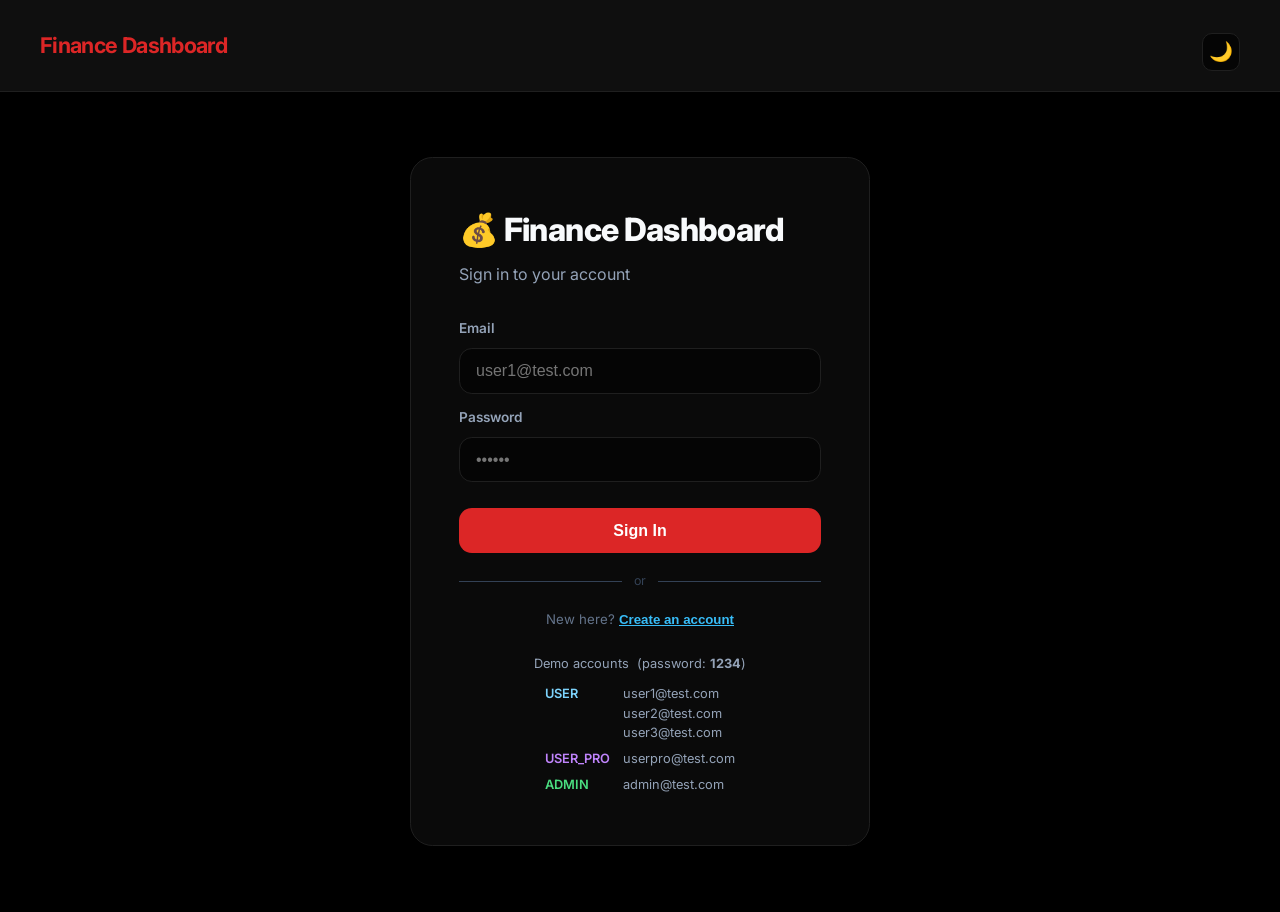
<file: src/main/resources/static/index.html>
<!DOCTYPE html>
<html lang="en">
<head>
  <meta charset="UTF-8" />
  <meta name="viewport" content="width=device-width, initial-scale=1.0" />
  <title>Finance Dashboard — Login</title>
  <meta name="description" content="Sign in or create an account on Finance Dashboard." />
  <link rel="stylesheet" href="style.css" />
  <style>
    /* ── Auth toggle animation ── */
    .auth-panel { transition: opacity 0.2s ease; }
    .auth-panel.hidden { display: none !important; }

    .toggle-link {
      margin-top: 1.2rem;
      text-align: center;
      font-size: 0.83rem;
      color: #64748b;
    }
    .toggle-link button {
      background: none;
      border: none;
      color: #38bdf8;
      font-size: 0.83rem;
      font-weight: 600;
      cursor: pointer;
      padding: 0;
      margin: 0;
      text-decoration: underline;
      transition: color 0.15s;
    }
    .toggle-link button:hover { color: #7dd3fc; background: none; transform: none; }

    .divider {
      display: flex;
      align-items: center;
      gap: 0.75rem;
      margin: 1.2rem 0 0.4rem;
      color: #334155;
      font-size: 0.78rem;
    }
    .divider::before, .divider::after {
      content: '';
      flex: 1;
      height: 1px;
      background: #334155;
    }
  </style>
</head>
<body>
  <nav>
    <span class="brand">Finance Dashboard</span>
    <div class="nav-links">
      <button id="theme-toggle-btn" class="theme-toggle" onclick="toggleTheme()"></button>
    </div>
  </nav>

  <div class="login-wrap">
    <div class="card">

      <!-- ── Brand ── -->
      <h1>💰 Finance Dashboard</h1>

      <!-- ── Alert messages ── -->
      <div id="error-msg"   class="error   hidden"></div>
      <div id="success-msg" class="success hidden"></div>

      <!-- ══════════════════════════════════════════════
           LOGIN PANEL
      ══════════════════════════════════════════════ -->
      <div id="login-panel" class="auth-panel">
        <p class="subtitle">Sign in to your account</p>
        <form id="login-form" autocomplete="on">
          <label for="login-email">Email</label>
          <input type="email" id="login-email" placeholder="user1@test.com"
                 required autocomplete="email" />

          <label for="login-password">Password</label>
          <input type="password" id="login-password" placeholder="••••••"
                 required autocomplete="current-password" />

          <button type="submit" id="login-btn">Sign In</button>
        </form>

        <div class="divider">or</div>

        <div class="toggle-link">
          New here?
          <button type="button" onclick="showRegister()">Create an account</button>
        </div>

        <p class="hint">
          Demo accounts &nbsp;(password: <strong>1234</strong>)
          <span style="display:table;margin:0.5rem auto 0;text-align:left;border-spacing:0 3px;">
            <span style="display:table-row;">
              <span style="display:table-cell;color:#7dd3fc;font-weight:600;padding-right:0.8rem;vertical-align:top;">USER</span>
              <span style="display:table-cell;">
                user1@test.com<br/>
                user2@test.com<br/>
                user3@test.com
              </span>
            </span>
            <span style="display:table-row;">
              <span style="display:table-cell;color:#c084fc;font-weight:600;padding-right:0.8rem;padding-top:4px;">USER_PRO</span>
              <span style="display:table-cell;padding-top:4px;">userpro@test.com</span>
            </span>
            <span style="display:table-row;">
              <span style="display:table-cell;color:#4ade80;font-weight:600;padding-right:0.8rem;padding-top:4px;">ADMIN</span>
              <span style="display:table-cell;padding-top:4px;">admin@test.com</span>
            </span>
          </span>
        </p>
      </div>

      <!-- ══════════════════════════════════════════════
           REGISTER PANEL
      ══════════════════════════════════════════════ -->
      <div id="register-panel" class="auth-panel hidden">
        <p class="subtitle">Create a new account</p>
        <form id="register-form" autocomplete="off">
          <label for="reg-name">Full Name</label>
          <input type="text" id="reg-name" placeholder="e.g. Rahul Sharma"
                 required autocomplete="name" />

          <label for="reg-email">Email</label>
          <input type="email" id="reg-email" placeholder="you@example.com"
                 required autocomplete="email" />

          <label for="reg-password">Password</label>
          <input type="password" id="reg-password" placeholder="••••••"
                 required autocomplete="new-password" minlength="4" />

          <!-- Role is always USER — not shown to the user -->
          <button type="submit" id="register-btn">Create Account</button>
        </form>

        <div class="divider">or</div>

        <div class="toggle-link">
          Already have an account?
          <button type="button" onclick="showLogin()">Sign in</button>
        </div>
      </div>

    </div>
  </div>

  <script src="script.js"></script>
  <script>
    setupNav();
    // ── Panel toggle ─────────────────────────────────────────────
    function showRegister() {
      clearMessages();
      document.getElementById('login-panel').classList.add('hidden');
      document.getElementById('register-panel').classList.remove('hidden');
    }

    function showLogin() {
      clearMessages();
      document.getElementById('register-panel').classList.add('hidden');
      document.getElementById('login-panel').classList.remove('hidden');
    }

    function clearMessages() {
      const e = document.getElementById('error-msg');
      const s = document.getElementById('success-msg');
      e.classList.add('hidden'); e.textContent = '';
      s.classList.add('hidden'); s.textContent = '';
    }

    // ── Registration handler ─────────────────────────────────────
    document.getElementById('register-form').addEventListener('submit', async (e) => {
      e.preventDefault();
      clearMessages();

      const btn = document.getElementById('register-btn');
      btn.disabled = true;
      btn.textContent = 'Creating…';

      const payload = {
        name:     document.getElementById('reg-name').value.trim(),
        email:    document.getElementById('reg-email').value.trim(),
        password: document.getElementById('reg-password').value,
        role:     'USER'          // always USER — enforced server-side too
      };

      try {
        const res  = await fetch('/api/auth/register', {
          method:  'POST',
          headers: { 'Content-Type': 'application/json' },
          body:    JSON.stringify(payload)
        });
        const text = await res.text();

        if (!res.ok || text.toLowerCase().includes('exists')) {
          showError(text || 'Registration failed.');
        } else {
          // Success — show message, then flip back to login after 1.5s
          showSuccess('✅ Account created! Redirecting to login…');
          document.getElementById('register-form').reset();
          setTimeout(() => {
            showLogin();
            // Pre-fill email on the login form for convenience
            document.getElementById('login-email').value = payload.email;
          }, 1500);
        }
      } catch (err) {
        showError('Could not connect to server.');
      } finally {
        btn.disabled = false;
        btn.textContent = 'Create Account';
      }
    });

    // ── Helpers ──────────────────────────────────────────────────
    function showError(msg) {
      const el = document.getElementById('error-msg');
      el.textContent = msg;
      el.classList.remove('hidden');
    }

    function showSuccess(msg) {
      const el = document.getElementById('success-msg');
      el.textContent = msg;
      el.classList.remove('hidden');
    }
  </script>
</body>
</html>
</file>
<file: src/main/resources/static/style.css>
@import url('https://fonts.googleapis.com/css2?family=Inter:wght@400;500;600;700&display=swap');

:root {
  /* Dark Theme (Default: Red & Black) */
  --bg-body: #000000;
  --bg-card: #0a0a0a;
  --bg-nav: #0f0f0f;
  --text-main: #f8fafc;
  --text-muted: #94a3b8;
  --border: #1f1f1f;
  --accent: #dc2626;
  --accent-hover: #b91c1c;
  --bg-input: #050505;
  --card-shadow: 0 25px 50px rgba(0,0,0,0.8);
  --nav-border: #1f1f1f;
  --transition: 0.3s cubic-bezier(0.4, 0, 0.2, 1);
}

[data-theme='light'] {
  /* Light Theme (Clean & Sophisticated) */
  --bg-body: #f1f5f9;
  --bg-card: #ffffff;
  --bg-nav: #ffffff;
  --text-main: #0f172a;
  --text-muted: #475569;
  --border: #cbd5e1;
  --accent: #e11d48;
  --accent-hover: #be123c;
  --bg-input: #f8fafc;
  --card-shadow: 0 10px 25px rgba(0,0,0,0.05);
  --nav-border: #e2e8f0;
}

*, *::before, *::after { box-sizing: border-box; margin: 0; padding: 0; }

body {
  font-family: 'Inter', sans-serif;
  background: var(--bg-body);
  color: var(--text-main);
  min-height: 100vh;
  transition: background var(--transition), color var(--transition);
  line-height: 1.5;
}

/* ── Navbar ─────────────────────────────────────────────────────── */
nav {
  display: flex;
  justify-content: space-between;
  align-items: center;
  padding: 1.25rem 2.5rem;
  background: var(--bg-nav);
  border-bottom: 1px solid var(--nav-border);
  position: sticky;
  top: 0;
  z-index: 1000;
  transition: background var(--transition), border-color var(--transition);
}
nav .brand { font-weight: 700; font-size: 1.35rem; color: var(--accent); letter-spacing: -0.03em; display: flex; align-items: center; gap: 0.5rem; }
nav .nav-links { display: flex; gap: 1.75rem; align-items: center; }
nav a { color: var(--text-muted); text-decoration: none; font-size: 0.95rem; font-weight: 500; transition: color 0.2s; }
nav a:hover { color: var(--text-main); }

/* ── Theme Toggle Button ────────────────────────────────────────── */
.theme-toggle {
  background: var(--bg-input);
  border: 1px solid var(--border);
  color: var(--text-muted);
  width: 38px;
  height: 38px;
  display: flex;
  align-items: center;
  justify-content: center;
  border-radius: 10px;
  cursor: pointer;
  font-size: 1.2rem;
  transition: all 0.2s;
}
.theme-toggle:hover { color: var(--accent); border-color: var(--accent); background: var(--bg-card); transform: scale(1.05); }

/* ── Role Badges ─────────────────────────────────────────────────── */
.role-badge {
  padding: 4px 14px;
  border-radius: 999px;
  font-size: 0.75rem;
  font-weight: 700;
  letter-spacing: 0.08em;
  text-transform: uppercase;
  box-shadow: 0 2px 4px rgba(0,0,0,0.1);
}
.role-badge.USER     { background: #1e3a5f; color: #7dd3fc; }
.role-badge.USER_PRO { background: #3b1a6e; color: #c084fc; }
.role-badge.ADMIN    { background: #1c3a2a; color: #4ade80; }

/* ── Info/Notice Cards ───────────────────────────────────────────── */
.info-card {
  margin-top: 2rem;
  padding: 1.75rem;
  background: var(--bg-card);
  border: 1px solid var(--border);
  border-radius: 12px;
  box-shadow: var(--card-shadow);
  transition: all var(--transition);
}
.info-card p { color: var(--text-muted); font-size: 1rem; line-height: 1.6; }
.info-card strong { color: var(--text-main); }

/* ── Login Card ──────────────────────────────────────────────────── */
.login-wrap {
  display: flex;
  align-items: center;
  justify-content: center;
  min-height: calc(100vh - 80px);
  padding: 2rem;
}
.card {
  width: 100%;
  max-width: 460px;
  background: var(--bg-card);
  border-radius: 1.4rem;
  padding: 3rem;
  border: 1px solid var(--border);
  box-shadow: var(--card-shadow);
  transition: background var(--transition), border-color var(--transition);
}
.card h1 { font-size: 2rem; color: var(--text-main); margin-bottom: 0.5rem; font-weight: 800; letter-spacing: -0.02em; }
.card h1 span { color: var(--accent); }
.subtitle { color: var(--text-muted); font-size: 1rem; margin-bottom: 2rem; }

/* ── Forms ───────────────────────────────────────────────────────── */
form { display: flex; flex-direction: column; gap: 0.8rem; }
label { font-size: 0.85rem; color: var(--text-muted); font-weight: 600; margin-bottom: -0.2rem; }
input, select {
  padding: 0.8rem 1rem;
  border-radius: 0.8rem;
  border: 1px solid var(--border);
  background: var(--bg-input);
  color: var(--text-main);
  font-size: 1rem;
  transition: border-color 0.2s, background var(--transition);
  width: 100%;
}
input:focus, select:focus { outline: none; border-color: var(--accent); background: var(--bg-card); }
button, .btn {
  margin-top: 0.8rem;
  padding: 0.85rem;
  border: none;
  border-radius: 0.8rem;
  background: var(--accent);
  color: #fff;
  font-weight: 700;
  font-size: 1rem;
  cursor: pointer;
  text-decoration: none;
  text-align: center;
  transition: background 0.2s, transform 0.15s, box-shadow 0.2s;
  display: inline-block;
}
button:hover, .btn:hover  { background: var(--accent-hover); box-shadow: 0 4px 12px rgba(220, 38, 38, 0.3); }
button:active, .btn:active { transform: scale(0.97); }
.hint { margin-top: 1.5rem; font-size: 0.8rem; color: var(--text-muted); text-align: center; }

/* ── Alerts ──────────────────────────────────────────────────────── */
.error { background: #fee2e2; color: #b91c1c; padding: 0.75rem 1.25rem; border-radius: 0.75rem; font-size: 0.9rem; margin-bottom: 1.5rem; border: 1px solid #fca5a5; }
.success { background: #dcfce7; color: #15803d; padding: 0.75rem 1.25rem; border-radius: 0.75rem; font-size: 0.9rem; margin-bottom: 1.5rem; border: 1px solid #86efac; }
.hidden { display: none !important; }

/* ── Page Content ────────────────────────────────────────────────── */
.page-content { max-width: 1100px; margin: 3rem auto; padding: 0 2rem; }
.page-content h2 { font-size: 1.75rem; margin-bottom: 0.5rem; font-weight: 800; }
.page-content .subtitle { margin-bottom: 2.5rem; }

/* ── Section headings ────────────────────────────────────────────── */
.section-title {
  font-size: 0.8rem;
  font-weight: 800;
  text-transform: uppercase;
  letter-spacing: 0.1em;
  color: var(--text-muted);
  margin: 3rem 0 1rem;
}

/* ── Summary Grid ────────────────────────────────────────────────── */
.summary-grid {
  display: grid;
  grid-template-columns: repeat(3, 1fr);
  gap: 1.5rem;
}
.summary-card {
  background: var(--bg-card);
  border-radius: 1.25rem;
  padding: 2rem;
  border: 1px solid var(--border);
  text-align: center;
  transition: all 0.2s, background var(--transition);
  box-shadow: var(--card-shadow);
}
.summary-card:hover { transform: translateY(-5px); box-shadow: 0 15px 30px rgba(0,0,0,0.1); }
.summary-card.income  { border-top: 5px solid #22c55e; }
.summary-card.expense { border-top: 5px solid #e11d48; }
.summary-card.balance { border-top: 5px solid #38bdf8; }

.summary-label { font-size: 0.9rem; color: var(--text-muted); font-weight: 600; margin-bottom: 0.75rem; }
.summary-value { font-size: 2rem; font-weight: 800; letter-spacing: -0.02em; }
.income  .summary-value { color: #22c55e; }
.expense .summary-value { color: #e11d48; }
.balance .summary-value { color: #38bdf8; }

/* ── Table ───────────────────────────────────────────────────────── */
table {
  width: 100%;
  border-collapse: collapse;
  background: var(--bg-card);
  border-radius: 1rem;
  overflow: hidden;
  box-shadow: var(--card-shadow);
  border: 1px solid var(--border);
}
th {
  background: var(--bg-nav);
  color: var(--text-muted);
  font-size: 0.85rem;
  font-weight: 700;
  text-align: left;
  padding: 1rem 1.5rem;
  text-transform: uppercase;
  letter-spacing: 0.05em;
}
td { padding: 1rem 1.5rem; border-top: 1px solid var(--border); font-size: 0.95rem; transition: background 0.1s; }
tr:hover td { background: rgba(225, 29, 72, 0.03); }

/* ── Badges ──────────────────────────────────────────────────────── */
.badge { padding: 4px 12px; border-radius: 999px; font-size: 0.75rem; font-weight: 700; }
.badge.income  { background: #dcfce7; color: #166534; border: 1px solid #86efac; }
.badge.expense { background: #fee2e2; color: #991b1b; border: 1px solid #fca5a5; }

/* ── Admin Panel ─────────────────────────────────────────────────── */
.user-detail-card {
  background: var(--bg-card);
  border: 1px solid var(--border);
  border-radius: 1.25rem;
  padding: 2.5rem;
  margin-top: 1.5rem;
  box-shadow: var(--card-shadow);
}
.user-detail-card .user-meta { display: flex; gap: 2rem; flex-wrap: wrap; margin-bottom: 2rem; }
.user-detail-card .meta-item span { color: var(--text-muted); font-size: 0.8rem; font-weight: 700; text-transform: uppercase; letter-spacing: 0.05em; margin-bottom: 4px; }
.user-detail-card .meta-item strong { font-size: 1.1rem; }

/* ── Responsive ──────────────────────────────────────────────────── */
@media (max-width: 640px) {
  .summary-grid { grid-template-columns: 1fr; }
  .page-content { padding: 0 1.5rem; }
  nav { padding: 1rem 1.5rem; }
}
</file>
